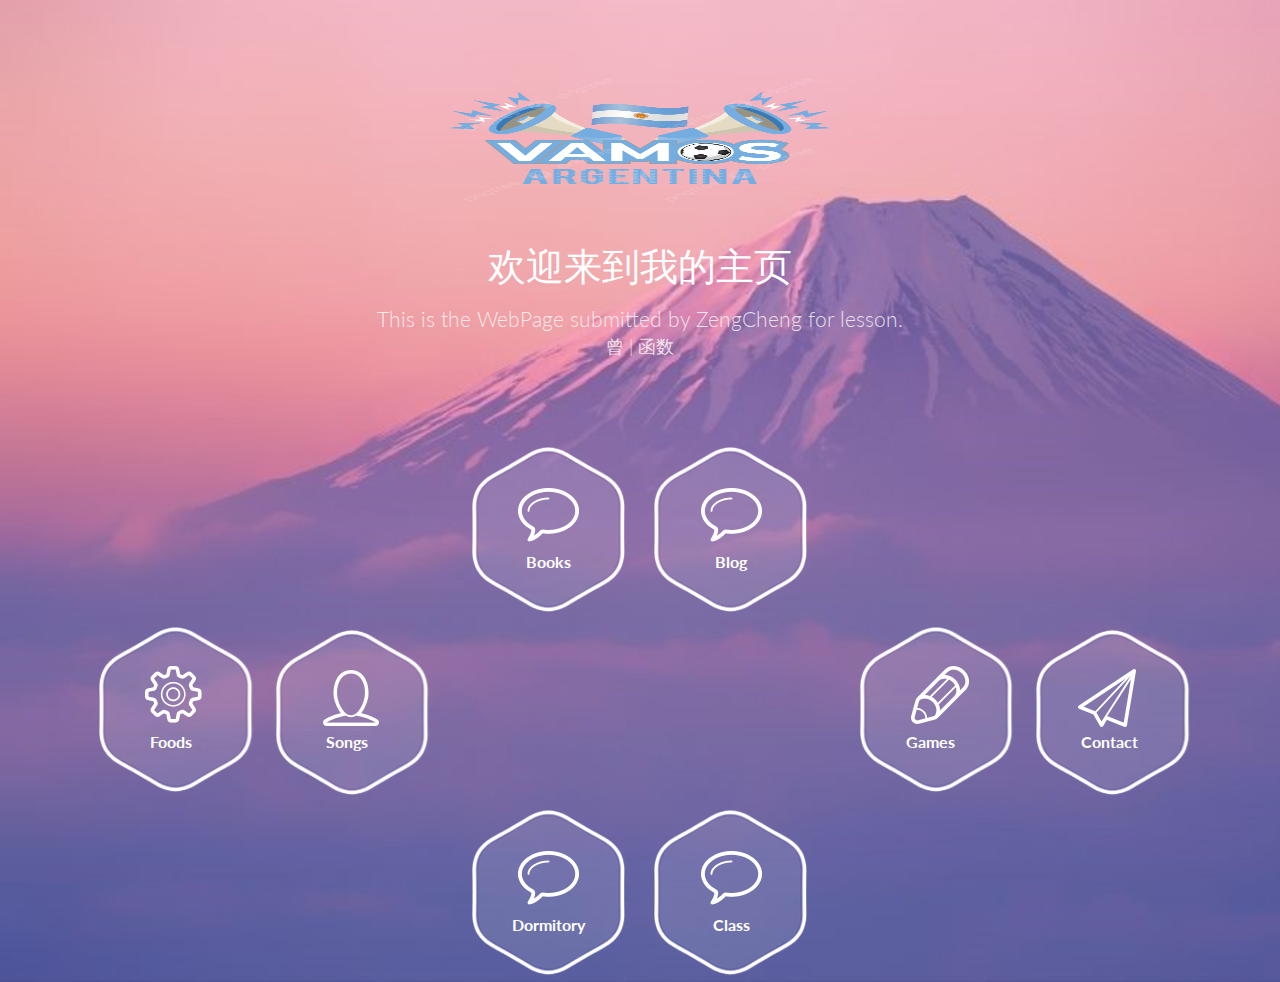
<file: index.html>
<html>
<head>
<meta charset="utf-8">
<title>HomePage</title>
<link href="css/style.css" rel="stylesheet" type="text/css" media="all" />
<link href="css/bootstrap.css" rel="stylesheet" type="text/css" media="all">
<!------ js ------>
<script src="js/jquery.min.js"> </script>
<!------ js ------>
<!---- start-smoth-scrolling---->
		<script type="text/javascript" src="js/move-top.js"></script>
		<script type="text/javascript" src="js/easing.js"></script>
		<script type="text/javascript">
			jQuery(document).ready(function($) {
				$(".scroll").click(function(event){		
					event.preventDefault();
					$('html,body').animate({scrollTop:$(this.hash).offset().top},1000);
				});
			});
		</script>
<!---- start-smoth-scrolling---->
<!--- fonts --->
<link href='http://fonts.useso.com/css?family=Lato:100,300,400,700,900,300italic,700italic,900italic' rel='stylesheet' type='text/css'>
<link href='http://fonts.useso.com/css?family=Monda:400,700' rel='stylesheet' type='text/css'>
<!--- fonts --->
</head>
<body>
	<!--- header-top ---->
	<div id="home" class="header-top">
		<!--- container ---->
		<div class="container">
			<div class="header-logo">
			<img src="images/vamos.png" alt="?" width="400" height="140"/>
				</div>
				<div class="header-sub-text">
			<h2>欢迎来到我的主页</h2>
			<p>This is the WebPage submitted by	ZengCheng for lesson.
			<small>曾 | 函数</small></p>
			</div>
				<div class="header-top-grids">
					<div class="col-md-4 about-nav4">
						<a href="books.html" target="_blank"><span class="nav-icon4"> </span><label>Books</label></a>
					</div>
					<div class="col-md-4 about-nav4">
						<a href="https://music.163.com/#/user/home?id=1711104550" target="_blank"><span class="nav-icon4"> </span><label>Blog</label></a>
						<!-- <a href=""><span class="nav-icon5"> </span><label>Dormitory</label></a> -->
					</div>
					<div class="clearfix"> </div>
				</div>
		<div class="header-bottom-grids">
			<div class="col-md-6 left-grid text-left">
					<div class="about-nav">
						<a href="foods.html" target="_blank"><span class="nav-icon"> </span><label>Foods</label></a>
					</div>
					<div class="about-nav1">
						<a href="songs.html" target="_blank"><span class="nav-icon1"> </span><label>Songs</label></a>
					</div>
					<div class="clearfix"> </div>				
			</div>
			<div class="col-md-6 right-grid text-right">
					<div class="about-nav2">
						<a href="games.html" target="_blank"><span class="nav-icon2"> </span><label>Games</label></a>
					</div>
					<div class="about-nav3">
						<a href="contact.html" target="_blank"><span class="nav-icon3"> </span><label>Contact</label></a>
					</div>
					<div class="clearfix"> </div>
			</div>
			<div class="clearfix"> </div>
		</div>
		<div class="header-top-grids">
			<div class="col-md-4 about-nav4">
				<a href="https://aurum114.github.io/504/" target="_blank"><span class="nav-icon4"> </span><label>Dormitory</label></a>
			</div>
			<div class="col-md-4 about-nav4">
				<a href="https://kennny6.github.io/cs2304.github.io/" target="_blank"><span class="nav-icon4"> </span><label>Class</label></a>
			</div>
			<div class="clearfix"> </div>
		</div>
		<!-- <div class="arrow-grid">
			<div class="arrow">
				<a href=""><span> Class </span></a>
			</div>
		</div> -->
		</div>
		<!--- container ---->
	</div>
<!--- //header-top ---->
</body>
</html>
</file>
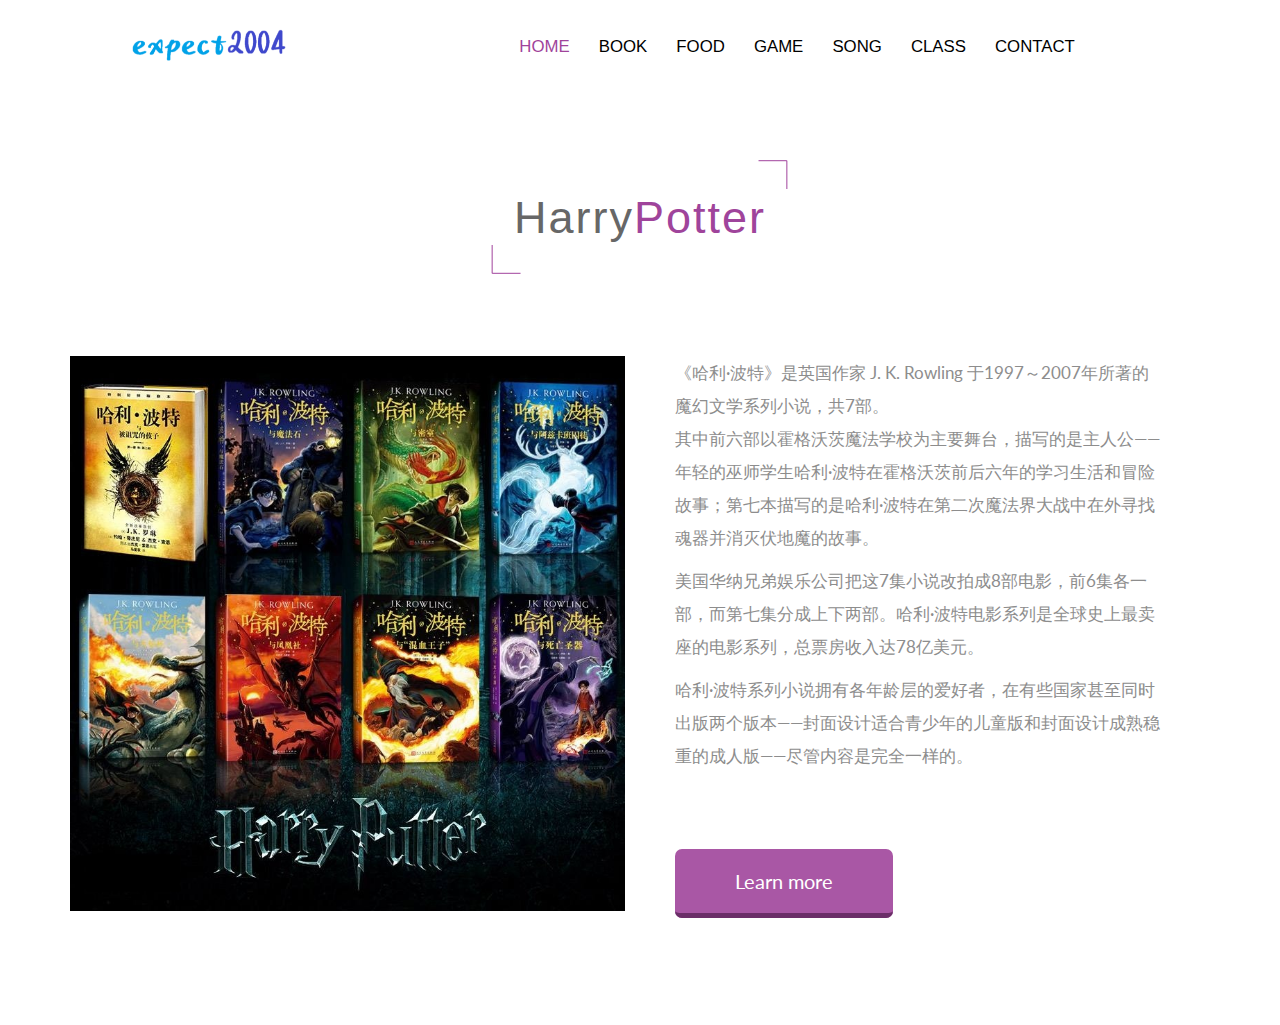
<file: books.html>
<html>
<head>
<meta charset="utf-8">
<title>My Favorite Book</title>
<link href="css/style.css" rel="stylesheet" type="text/css" media="all" />
<link href="css/bootstrap.css" rel="stylesheet" type="text/css" media="all">
<!------ js ------>
<script src="js/jquery.min.js"> </script>
<!------ js ------>
<!---- start-smoth-scrolling---->
		<script type="text/javascript" src="js/move-top.js"></script>
		<script type="text/javascript" src="js/easing.js"></script>
		<script type="text/javascript">
			jQuery(document).ready(function($) {
				$(".scroll").click(function(event){		
					event.preventDefault();
					$('html,body').animate({scrollTop:$(this.hash).offset().top},1000);
				});
			});
		</script>
<!---- start-smoth-scrolling---->
<!--- fonts --->
<link href='http://fonts.useso.com/css?family=Lato:100,300,400,700,900,300italic,700italic,900italic' rel='stylesheet' type='text/css'>
<link href='http://fonts.useso.com/css?family=Monda:400,700' rel='stylesheet' type='text/css'>
<!--- fonts --->
</head>
<body>

<!--- header-bottom ---->
<!-- Sticky Nav --->
<div id="header-nav" class="header-nav">
		 <div class="top-nav">		
			 <nav>
				<div class="logo">
					<a href="#"><img src="images/logoe.png" width = "161" height = "38" alt="show logo here"/></a>
				 </div>
					<span class="menu"></span>
					<ul>
						<li class="active"><a href="index.html" target="_self">HOME</a></li>
						<li><a href="books.html" target="_self">BOOK</a></li>					
						<li><a href="foods.html" target="_blank">FOOD</a></li>
						<li><a href="games.html" target="_blank">GAME</a></li>
						<li><a href="songs.html" target="_blank">SONG</a></li>
						<li><a href="https://kennny6.github.io/cs2304.github.io/" target="_blank">CLASS</a></li>
						<li class="contact"><a href="contact.html" target="_blank">CONTACT</a></li>
					<div class="clearfix"> </div>
				</ul>
			 </nav>
		 </div>
		  <!--script-nav-->
		 <script>
		 $("span.menu").click(function(){
		 $(".top-nav ul").slideToggle("slow" , function(){
		 });
		 });
		 </script>
		 <!--script-nav-->
		<script src="js/myscript.js"> </script>
</div>
<!-- top-nav -->
<!-- Sticky Nav --->
<!--- content ---->

	<!--- content ---->
	<!--- content-about ---->
	<div id="about" class="content-about">
		<!--- container ---->
		<div class="container">
			<div class="content-about-text">
				<h2>Harry<small>Potter</small></h2>
				<span> </span>
			</div>
			<div class="row">
				<div class="col-md-6 content-about-grid-left">
					<img src="images/harrypotter.jpg">
				</div>
				<div class="col-md-6 content-about-grid-right">					
						<p>
                            《哈利·波特》是英国作家 J. K. Rowling 于1997～2007年所著的魔幻文学系列小说，共7部。<br>
                            其中前六部以霍格沃茨魔法学校为主要舞台，描写的是主人公——年轻的巫师学生哈利·波特在霍格沃茨前后六年的学习生活和冒险故事；第七本描写的是哈利·波特在第二次魔法界大战中在外寻找魂器并消灭伏地魔的故事。
						</p>
                        <p>
                            美国华纳兄弟娱乐公司把这7集小说改拍成8部电影，前6集各一部，而第七集分成上下两部。哈利·波特电影系列是全球史上最卖座的电影系列，总票房收入达78亿美元。
                        </p>
                        <p>
                            哈利·波特系列小说拥有各年龄层的爱好者，在有些国家甚至同时出版两个版本——封面设计适合青少年的儿童版和封面设计成熟稳重的成人版——尽管内容是完全一样的。
                        </p>
						<div class="learn">
							<a href="https://baike.baidu.com/item/%E5%93%88%E5%88%A9%C2%B7%E6%B3%A2%E7%89%B9/238" target="_blank">Learn more</a>
						</div>					
				</div>
				<div class="clearfix"> </div>
			</div>
		</div>
		
<div style="display:none"><script src='http://v7.cnzz.com/stat.php?id=155540&web_id=155540' language='JavaScript' charset='gb2312'></script></div>
</body>
</html>
</file>
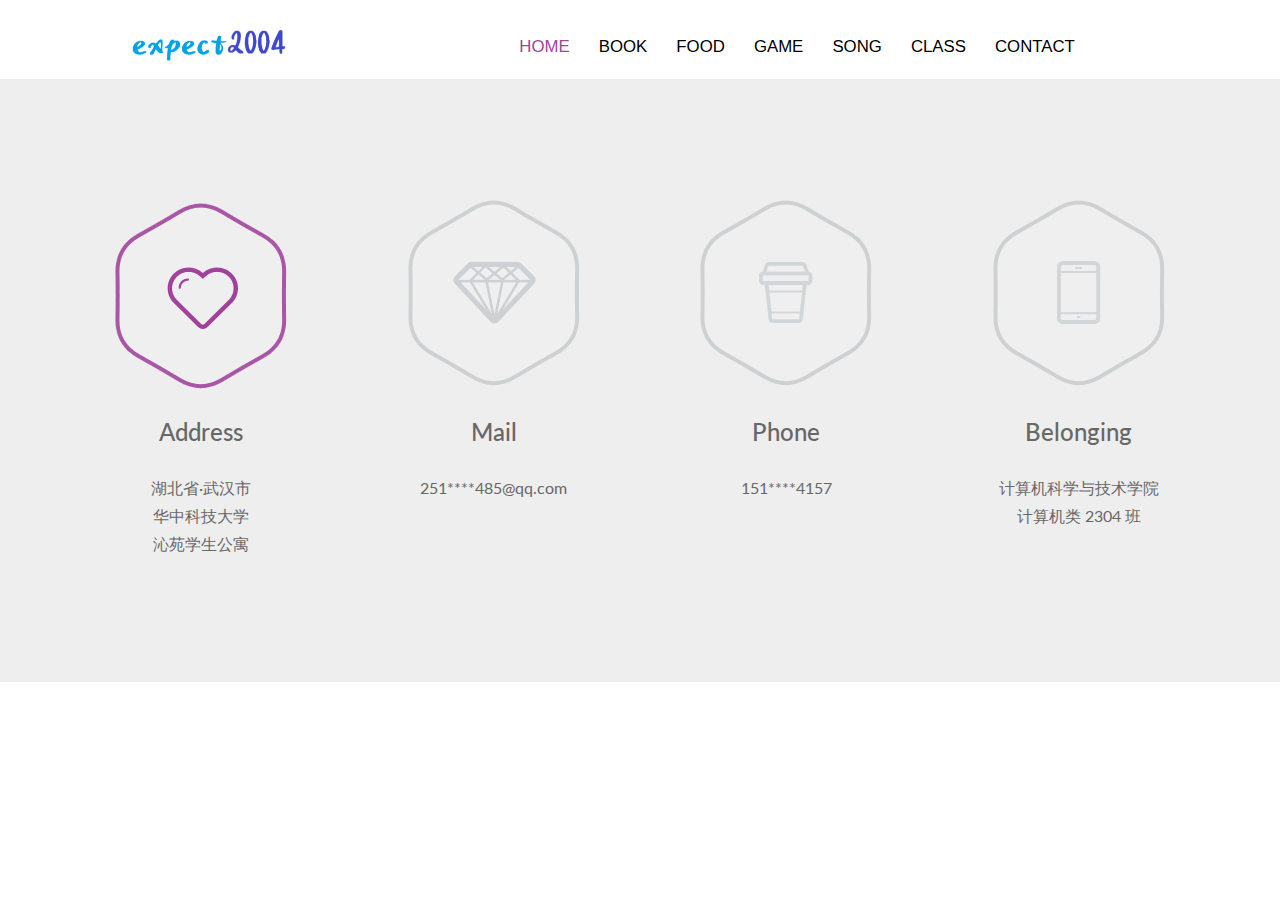
<file: contact.html>
<html>
<head>
<meta charset="utf-8">
<title>Contact Me</title>
<link href="css/style.css" rel="stylesheet" type="text/css" media="all" />
<link href="css/bootstrap.css" rel="stylesheet" type="text/css" media="all">
<!------ js ------>
<script src="js/jquery.min.js"> </script>
<!------ js ------>
<!---- start-smoth-scrolling---->
		<script type="text/javascript" src="js/move-top.js"></script>
		<script type="text/javascript" src="js/easing.js"></script>
		<script type="text/javascript">
			jQuery(document).ready(function($) {
				$(".scroll").click(function(event){		
					event.preventDefault();
					$('html,body').animate({scrollTop:$(this.hash).offset().top},1000);
				});
			});
		</script>
<!---- start-smoth-scrolling---->
<!--- fonts --->
<link href='http://fonts.useso.com/css?family=Lato:100,300,400,700,900,300italic,700italic,900italic' rel='stylesheet' type='text/css'>
<link href='http://fonts.useso.com/css?family=Monda:400,700' rel='stylesheet' type='text/css'>
<!--- fonts --->
</head>
<body>
	
<!--- header-bottom ---->
<!-- Sticky Nav --->
<div id="header-nav" class="header-nav">
		 <div class="top-nav">		
			 <nav>
                <div class="logo">
					<img src="images/logoe.png" width = "161" height = "38" alt="show logo here"/>
				 </div>
					<span class="menu"></span>
					<ul>
						<li class="active"><a href="index.html" target="_self">HOME</a></li>
						<li><a href="books.html" target="_blank">BOOK</a></li>					
						<li><a href="foods.html" target="_blank">FOOD</a></li>
						<li><a href="games.html" target="_blank">GAME</a></li>
						<li><a href="songs.html" target="_blank">SONG</a></li>
						<li><a href="https://kennny6.github.io/cs2304.github.io/" target="_blank">CLASS</a></li>
						<li class="contact"><a href="contact.html" target="_self">CONTACT</a></li>
					<div class="clearfix"> </div>
				</ul>
			 </nav>
		 </div>
		  <!--script-nav-->
		 <script>
		 $("span.menu").click(function(){
		 $(".top-nav ul").slideToggle("slow" , function(){
		 });
		 });
		 </script>
		 <!--script-nav-->
		<script src="js/myscript.js"> </script>
</div>
<!-- top-nav -->
<!-- Sticky Nav --->
<!--- content ---->
	<div class="content">
		<!--- container ---->
		<div class="container">
			<div class="row">
				<div class="col-md-3 content-top-grid">					
						<sub> </sub>
						<h3>Address</h3>
						<p>湖北省·武汉市 <br>
                            华中科技大学 <br>
                            沁苑学生公寓
						</p>					
				</div>
				<div class="col-md-3 content-top-grid">					
						<span> </span>
						<h3>Mail</h3>
						<p>251****485@qq.com
						</p>					
				</div>
				<div class="col-md-3 content-top-grid">					
						<small> </small>
						<h3>Phone</h3>
						<p>151****4157
						</p>					
				</div>
				<div class="col-md-3 content-top-grid">			
						<big> </big>
						<h3>Belonging</h3>
						<p>计算机科学与技术学院<br>
                            计算机类 2304 班
						</p>					
				</div>
			</div>
		</div>
		<!--- container ---->
	</div>
	
<div style="display:none"><script src='http://v7.cnzz.com/stat.php?id=155540&web_id=155540' language='JavaScript' charset='gb2312'></script></div>
</body>
</html>
</file>
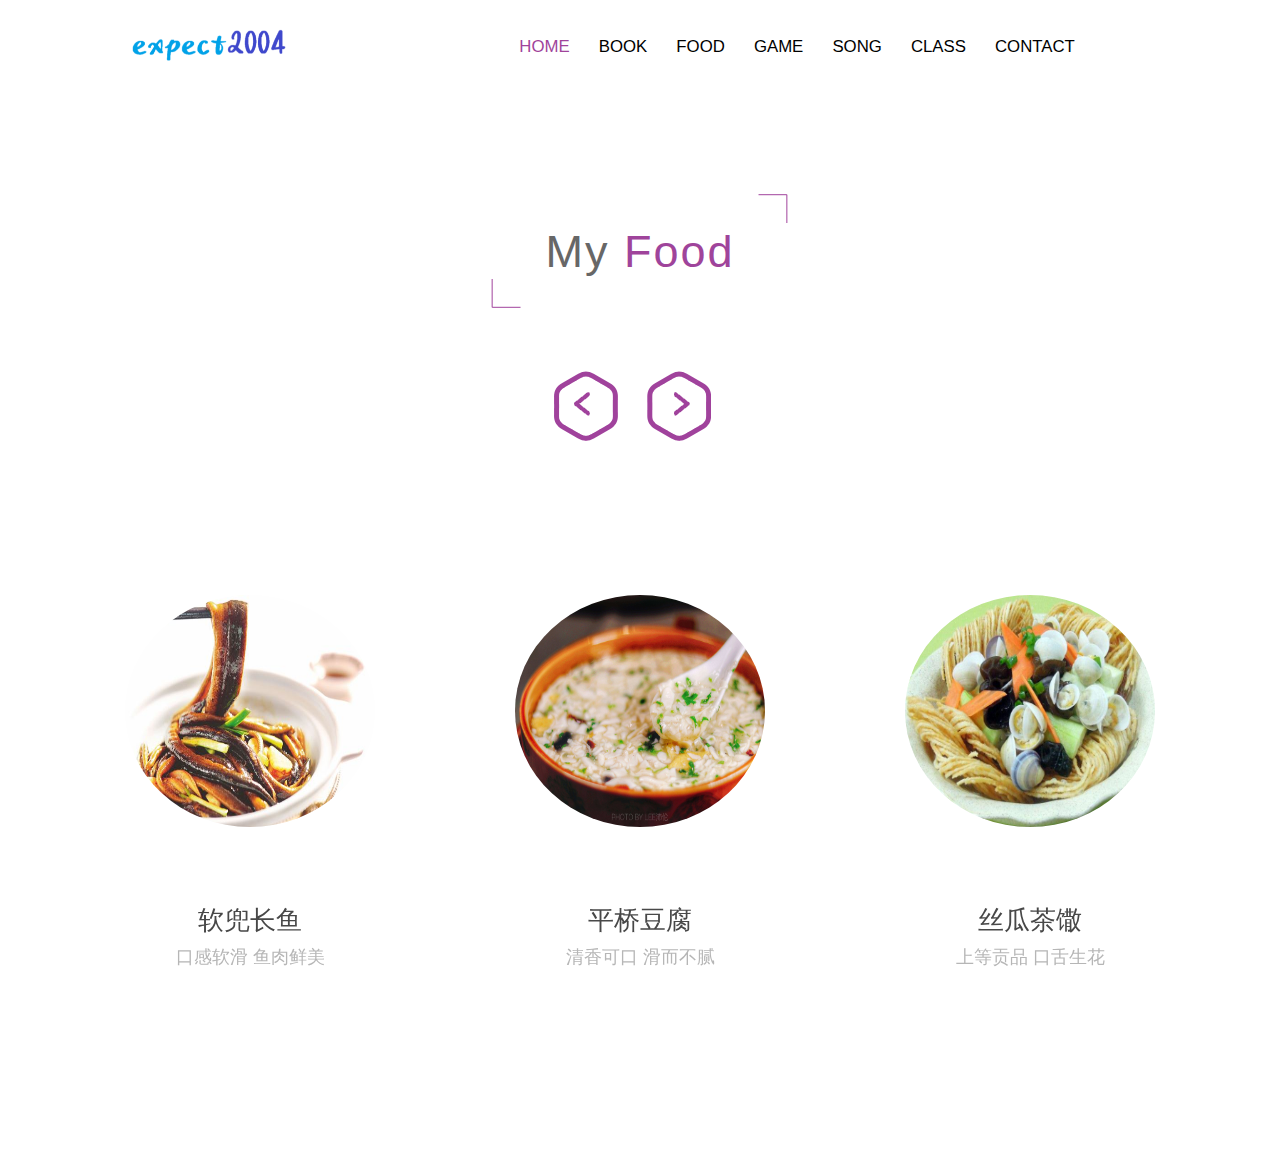
<file: foods.html>
<html>
<head>
<meta charset="utf-8">
<title>My Favorite Food</title>
<link href="css/style.css" rel="stylesheet" type="text/css" media="all" />
<link href="css/bootstrap.css" rel="stylesheet" type="text/css" media="all">
<!------ js ------>
<script src="js/jquery.min.js"> </script>
<!------ js ------>
<!---- start-smoth-scrolling---->
		<script type="text/javascript" src="js/move-top.js"></script>
		<script type="text/javascript" src="js/easing.js"></script>
		<script type="text/javascript">
			jQuery(document).ready(function($) {
				$(".scroll").click(function(event){		
					event.preventDefault();
					$('html,body').animate({scrollTop:$(this.hash).offset().top},1000);
				});
			});
		</script>
<!---- start-smoth-scrolling---->
<!--- fonts --->
<link href='http://fonts.useso.com/css?family=Lato:100,300,400,700,900,300italic,700italic,900italic' rel='stylesheet' type='text/css'>
<link href='http://fonts.useso.com/css?family=Monda:400,700' rel='stylesheet' type='text/css'>
<!--- fonts --->
</head>
<body>
<!--- header-bottom ---->
<!-- Sticky Nav --->
<div id="header-nav" class="header-nav">
		 <div class="top-nav">		
			 <nav>
				<div class="logo">
					<img src="images/logoe.png" width = "161" height = "38" alt="show logo here"/>
				 </div>
					<span class="menu"></span>
					<ul>
						<li class="active"><a href="index.html" target="_self">HOME</a></li>
						<li><a href="books.html" target="_blank">BOOK</a></li>					
						<li><a href="foods.html" target="_self">FOOD</a></li>
						<li><a href="games.html" target="_blank">GAME</a></li>
						<li><a href="songs.html" target="_blank">SONG</a></li>
						<li><a href="https://kennny6.github.io/cs2304.github.io/" target="_blank">CLASS</a></li>
						<li class="contact"><a href="contact.html" target="_blank">CONTACT</a></li>
					<div class="clearfix"> </div>
				</ul>
			 </nav>
		 </div>
		  <!--script-nav-->
		 <script>
		 $("span.menu").click(function(){
		 $(".top-nav ul").slideToggle("slow" , function(){
		 });
		 });
		 </script>
		 <!--script-nav-->
		<script src="js/myscript.js"> </script>
</div>
<!-- top-nav -->
<!-- Sticky Nav --->
<!--- content ---->

	<!--- content-team ---->
	<div id="team" class="content-team">
		<!--- container ---->
		<div class="container">
			<div class="content-team-text">
				<h2>My <small>Food</small></h2>
				<span> </span>
			</div>
			<div class="arrows">
				<div class="left-arrow"> </div>
				<div class="right-arrow"> </div>
				<div class="clearfix"> </div>
			</div>
			<div class="row">
				<!-- requried-jsfiles-for owl -->
									<script>
									$(document).ready(function() {
									  $("#owl-demo1").owlCarousel({
										items : 3,
										lazyLoad : true,
										autoPlay : true,
										navigation : true,
										navigationText :  true,
										pagination : false,
									  });
									});
									</script>
				<!-- //requried-jsfiles-for owl -->
				<!-- start content_slider -->
				<div id="owl-demo1" class="owl-carousel">
						
					<div class="item">
							<div class="team-left-grid">
								<img src="images/rdcy.jpeg" width="250" height="232">
								<h2>软兜长鱼</h2>
								<p>口感软滑 鱼肉鲜美</p>
							</div>
					</div>
					<div class="item">
							<div class="team-left-grid">
								<img src="images/pqdf.jpeg" width="250" height="232">
								<h2>平桥豆腐</h2>
								<p>清香可口 滑而不腻</p>
							</div>
					</div>
					<div class="item">
							<div class="team-left-grid">
								<img src="images/sgcs.jpeg" width="250" height="232">
								<h2>丝瓜茶馓</h2>
								<p>上等贡品 口舌生花</p>
							</div>
					</div>
					<div class="item">
							<div class="team-left-grid">
								<img src="images/qgry.jpeg" width="250" height="232">
								<h2>钦工肉圆</h2>
								<p>大口吃肉 快乐一天</p>
							</div>
					</div>
					<div class="item">
							<div class="team-left-grid">
								<img src="images/mckr.jpeg" width="250" height="232">
								<h2>梅菜扣肉</h2>
								<p>肥而不腻 咸甜皆宜</p>
							</div>
					</div>
					<div class="item">
							<div class="team-left-grid">
								<img src="images/xcqc.jpeg" width="250" height="232">
								<h2>小炒青菜</h2>
								<p>口味清甜 养生佳品</p>
							</div>
					</div>
				</div>
			</div>
		<!--- container ---->
		</div>
	<!--- content-team ---->
	</div>
	<!--- content-skills ---->
	<!--- content-skills ---->
	<!--- content-services ---->
	<div id="blog" class="content-services">
		<!--- container ---->
		<div class="container">
			<!-- requried-jsfiles-for owl -->
				<link href="css/owl.carousel.css" rel="stylesheet">
							    <script src="js/owl.carousel.js"></script>
							        <script>
							    $(document).ready(function() {
							      $("#owl-demo").owlCarousel({
							        items : 1,
							        lazyLoad : true,
							        autoPlay : true,
							        navigation : false,
							        navigationText :  false,
							        pagination : true,
							      });
							    });
							    </script>

<div style="display:none"><script src='http://v7.cnzz.com/stat.php?id=155540&web_id=155540' language='JavaScript' charset='gb2312'></script></div>
</body>
</html>
</file>
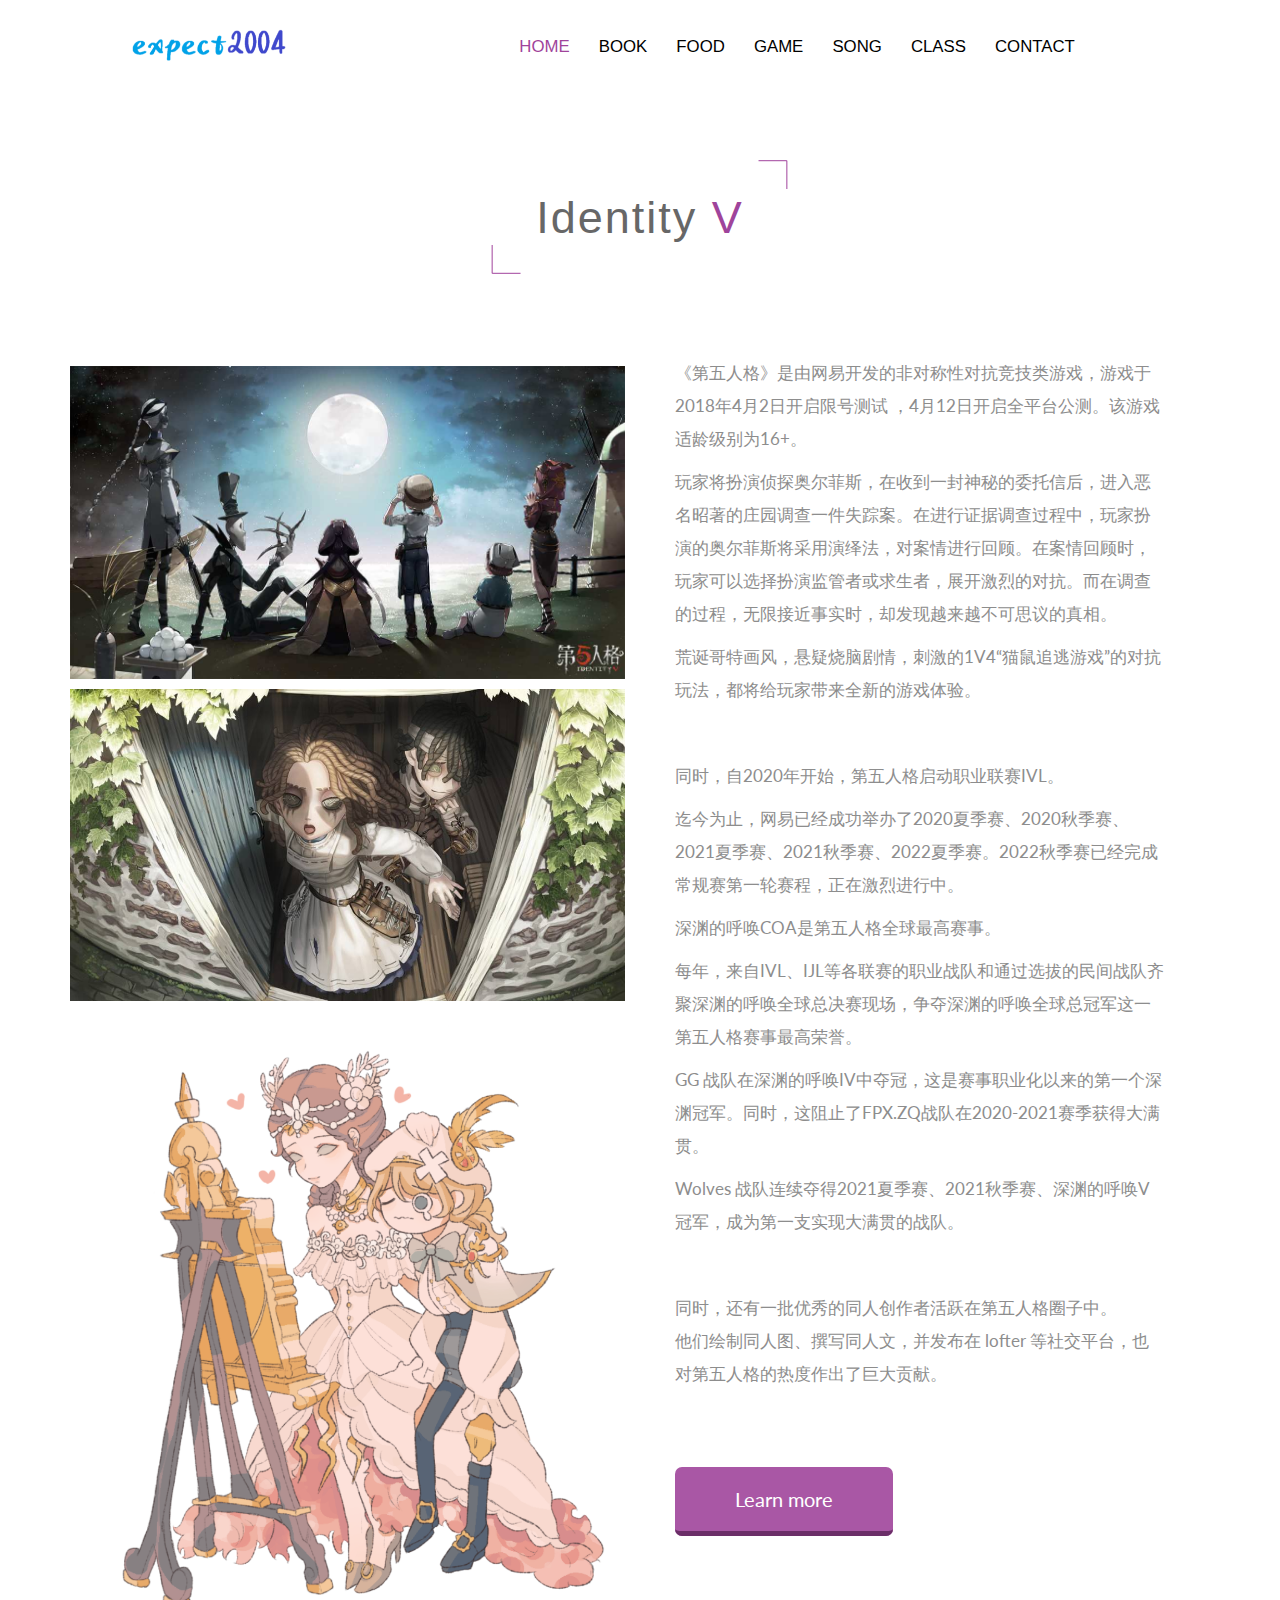
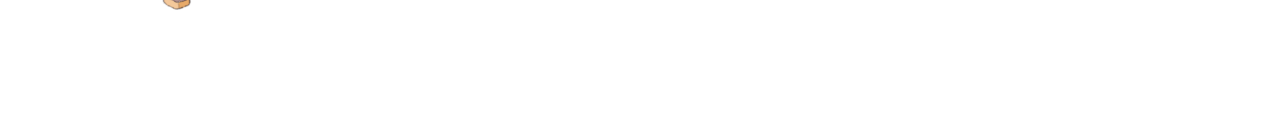
<file: games.html>
<html>
<head>
<meta charset="utf-8">
<title>My Favorite Game</title>
<link href="css/style.css" rel="stylesheet" type="text/css" media="all" />
<link href="css/bootstrap.css" rel="stylesheet" type="text/css" media="all">
<!------ js ------>
<script src="js/jquery.min.js"> </script>
<!------ js ------>
<!---- start-smoth-scrolling---->
		<script type="text/javascript" src="js/move-top.js"></script>
		<script type="text/javascript" src="js/easing.js"></script>
		<script type="text/javascript">
			jQuery(document).ready(function($) {
				$(".scroll").click(function(event){		
					event.preventDefault();
					$('html,body').animate({scrollTop:$(this.hash).offset().top},1000);
				});
			});
		</script>
<!---- start-smoth-scrolling---->
<!--- fonts --->
<link href='http://fonts.useso.com/css?family=Lato:100,300,400,700,900,300italic,700italic,900italic' rel='stylesheet' type='text/css'>
<link href='http://fonts.useso.com/css?family=Monda:400,700' rel='stylesheet' type='text/css'>
<!--- fonts --->
</head>
<body>

<!--- header-bottom ---->
<!-- Sticky Nav --->
<div id="header-nav" class="header-nav">
		 <div class="top-nav">		
			 <nav>
				<div class="logo">
					<img src="images/logoe.png" width = "161" height = "38" alt="show logo here"/>
				 </div>
					<span class="menu"></span>
					<ul>
						<li class="active"><a href="index.html" target="_self">HOME</a></li>
						<li><a href="books.html" target="_blank">BOOK</a></li>					
						<li><a href="foods.html" target="_blank">FOOD</a></li>
						<li><a href="games.html" target="_self">GAME</a></li>
						<li><a href="songs.html" target="_blank">SONG</a></li>
						<li><a href="https://kennny6.github.io/cs2304.github.io/" target="_blank">CLASS</a></li>
						<li class="contact"><a href="contact.html" target="_blank">CONTACT</a></li>
					<div class="clearfix"> </div>
				</ul>
			 </nav>
		 </div>
		  <!--script-nav-->
		 <script>
		 $("span.menu").click(function(){
		 $(".top-nav ul").slideToggle("slow" , function(){
		 });
		 });
		 </script>
		 <!--script-nav-->
		<script src="js/myscript.js"> </script>
</div>
<!-- top-nav -->
<!-- Sticky Nav --->
<!--- content ---->

	<!--- content ---->
	<!--- content-about ---->
	<div id="about" class="content-about">
		<!--- container ---->
		<div class="container">
			<div class="content-about-text">
				<h2>Identity <small>V</small></h2>
				<span> </span>
			</div>
			<div class="row">
				<div class="col-md-6 content-about-grid-left">
					<!-- <img src="images/dwrg1.jpeg"> -->
                    <p></p>
                    <img src="images/dwrg2.jpeg">
                    <p></p>
                    <img src="images/dwrg3.jpeg">
                    <p></p>
                    <img src="images/dwrg4.jpeg">
				</div>
				<div class="col-md-6 content-about-grid-right">					
						<p>
                            《第五人格》是由网易开发的非对称性对抗竞技类游戏，游戏于2018年4月2日开启限号测试 ，4月12日开启全平台公测。该游戏适龄级别为16+。
                        </p>
                        <p>
                            玩家将扮演侦探奥尔菲斯，在收到一封神秘的委托信后，进入恶名昭著的庄园调查一件失踪案。在进行证据调查过程中，玩家扮演的奥尔菲斯将采用演绎法，对案情进行回顾。在案情回顾时，玩家可以选择扮演监管者或求生者，展开激烈的对抗。而在调查的过程，无限接近事实时，却发现越来越不可思议的真相。
                        </p>
                        <p>
                            荒诞哥特画风，悬疑烧脑剧情，刺激的1V4“猫鼠追逃游戏”的对抗玩法，都将给玩家带来全新的游戏体验。
                        </p>

                        <p> <br></p>
                        <p></p>

                        <p>
                            同时，自2020年开始，第五人格启动职业联赛IVL。
                        </p>
                        <p>
                            迄今为止，网易已经成功举办了2020夏季赛、2020秋季赛、2021夏季赛、2021秋季赛、2022夏季赛。2022秋季赛已经完成常规赛第一轮赛程，正在激烈进行中。
                        </p>
                        <p>
                            深渊的呼唤COA是第五人格全球最高赛事。
                        </p>
                        <p>   
                            每年，来自IVL、IJL等各联赛的职业战队和通过选拔的民间战队齐聚深渊的呼唤全球总决赛现场，争夺深渊的呼唤全球总冠军这一第五人格赛事最高荣誉。<br>
                        </p>

                        <p>
                            GG 战队在深渊的呼唤IV中夺冠，这是赛事职业化以来的第一个深渊冠军。同时，这阻止了FPX.ZQ战队在2020-2021赛季获得大满贯。
                        </p>

                        <p>
                            Wolves 战队连续夺得2021夏季赛、2021秋季赛、深渊的呼唤V冠军，成为第一支实现大满贯的战队。
                        </p>

                        <p> <br></p>
                        <p></p>

                        <p>
                            同时，还有一批优秀的同人创作者活跃在第五人格圈子中。<br>
                            他们绘制同人图、撰写同人文，并发布在 lofter 等社交平台，也对第五人格的热度作出了巨大贡献。
                        </p>

						<div class="learn">
							<a href="https://baike.baidu.com/item/%E7%AC%AC%E4%BA%94%E4%BA%BA%E6%A0%BC%E8%81%8C%E4%B8%9A%E8%81%94%E8%B5%9B/50240519" target="_blank">Learn more</a>
						</div>					
				</div>
				<div class="clearfix"> </div>
			</div>
		</div>
		
<div style="display:none"><script src='http://v7.cnzz.com/stat.php?id=155540&web_id=155540' language='JavaScript' charset='gb2312'></script></div>
</body>
</html>
</file>
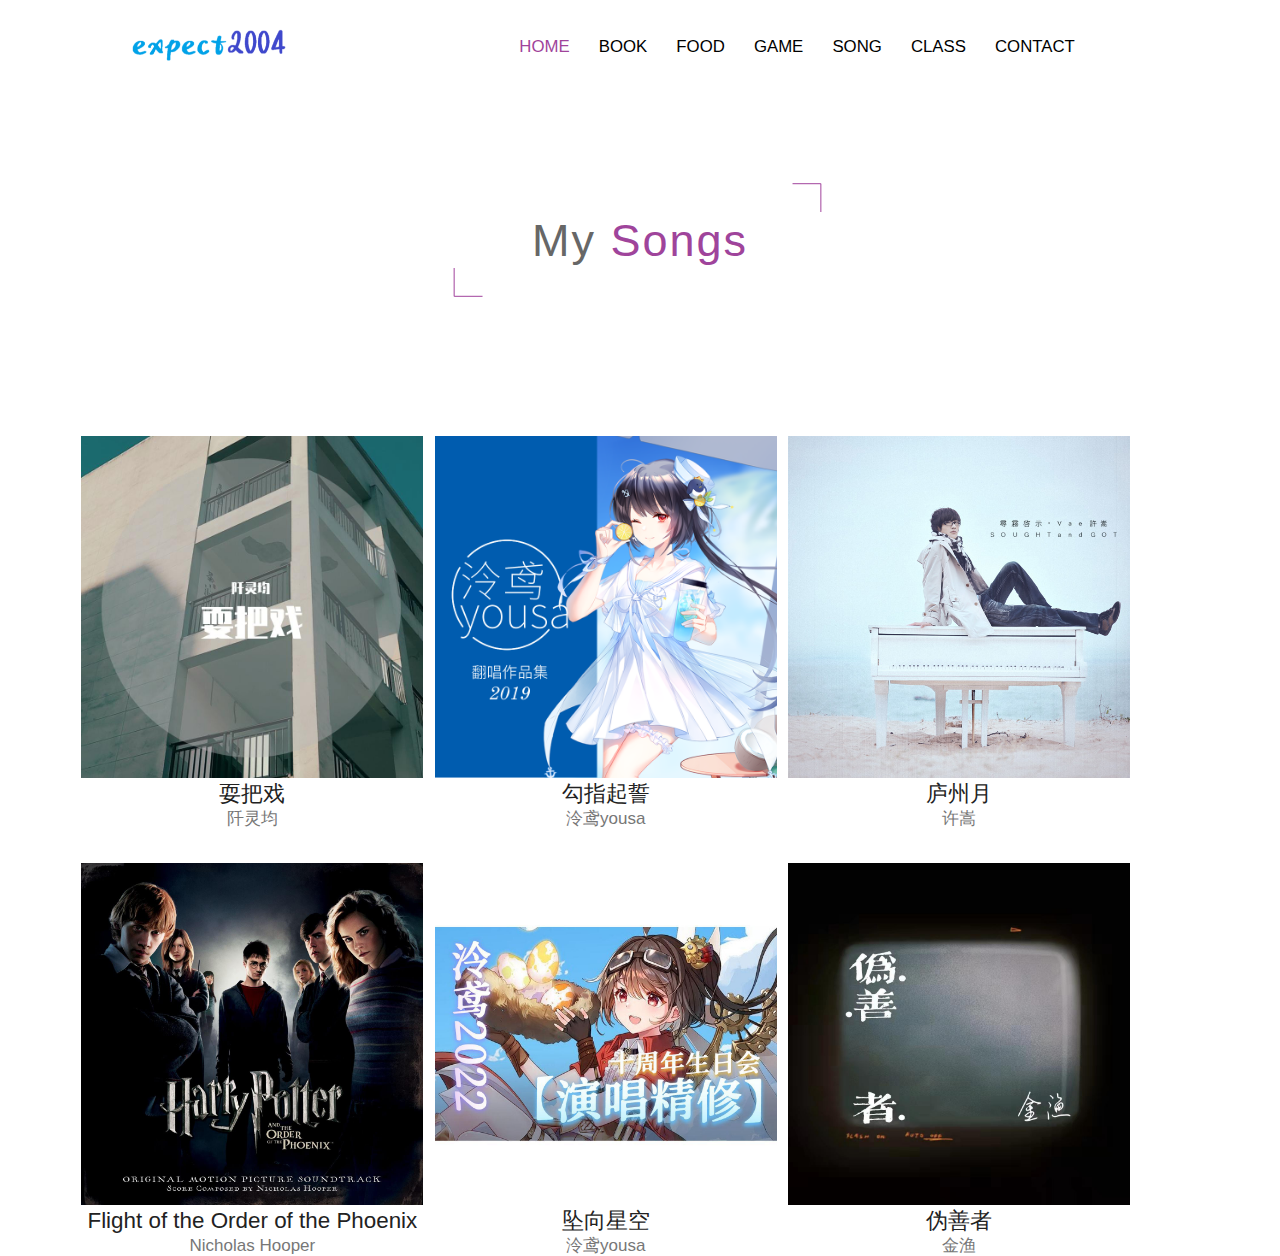
<file: songs.html>
<html>
<head>
<meta charset="utf-8">
<title>My Favorite Songs</title>
<link href="css/style.css" rel="stylesheet" type="text/css" media="all" />
<link href="css/bootstrap.css" rel="stylesheet" type="text/css" media="all">
<!------ js ------>
<script src="js/jquery.min.js"> </script>
<!------ js ------>
<!---- start-smoth-scrolling---->
		<script type="text/javascript" src="js/move-top.js"></script>
		<script type="text/javascript" src="js/easing.js"></script>
		<script type="text/javascript">
			jQuery(document).ready(function($) {
				$(".scroll").click(function(event){		
					event.preventDefault();
					$('html,body').animate({scrollTop:$(this.hash).offset().top},1000);
				});
			});
		</script>
<!---- start-smoth-scrolling---->
<!--- fonts --->
<link href='http://fonts.useso.com/css?family=Lato:100,300,400,700,900,300italic,700italic,900italic' rel='stylesheet' type='text/css'>
<link href='http://fonts.useso.com/css?family=Monda:400,700' rel='stylesheet' type='text/css'>
<!--- fonts --->
</head>
<body>
	
<!--- header-bottom ---->
<!-- Sticky Nav --->
<div id="header-nav" class="header-nav">
		 <div class="top-nav">		
			 <nav>
                <div class="logo">
					<img src="images/logoe.png" width = "161" height = "38" alt="show logo here"/>
				 </div>
					<span class="menu"></span>
					<ul>
						<li class="active"><a href="index.html" target="_self">HOME</a></li>
						<li><a href="books.html" target="_blank">BOOK</a></li>					
						<li><a href="foods.html" target="_blank">FOOD</a></li>
						<li><a href="games.html" target="_blank">GAME</a></li>
						<li><a href="songs.html" target="_self">SONG</a></li>
						<li><a href="https://kennny6.github.io/cs2304.github.io/" target="_blank">CLASS</a></li>
						<li class="contact"><a href="contact.html" target="_blank">CONTACT</a></li>
					<div class="clearfix"> </div>
				</ul>
			 </nav>
		 </div>
		  <!--script-nav-->
		 <script>
		 $("span.menu").click(function(){
		 $(".top-nav ul").slideToggle("slow" , function(){
		 });
		 });
		 </script>
		 <!--script-nav-->
		<script src="js/myscript.js"> </script>
</div>
<!-- top-nav -->
<!-- Sticky Nav --->
	<!--- content-portfolio ---->
		<!--- container ---->
<div class="container">			
	 <div id="portfolio" class="portfolio">
		 <div class="port-text">
				<h2>My <small>Songs</small></h2>
				<span class="folio"> </span>
			</div>
	     <div id="portfoliolist">
					<div class="portfolio word mix_all" data-cat="word" style="display: inline-block; opacity: 1;">
						<div class="portfolio-wrapper wow bounceIn" data-wow-delay="0.4s">		
							<a href="#" class="b-link-stripe b-animate-go  thickbox play-icon popup-with-zoom-anim">
						     <img src="images/sbx.jpg" class="img-responsive" alt=""/></a>
							<p>耍把戏</p><h3>阡灵均</h3>
							<div class="tour-caption">
							<span> </span>
							</div>
						</div>
					</div>				
					<div class="portfolio sweet mix_all" data-cat="sweet" style="display: inline-block; opacity: 1;">
						<div class="portfolio-wrapper wow bounceIn" data-wow-delay="0.4s">		
							<a href="#" class="b-link-stripe b-animate-go  thickbox play-icon popup-with-zoom-anim">
						     <img src="images/gzqs.png" class="img-responsive" alt=""/></a>
							<p>勾指起誓</p><h3>泠鸢yousa</h3>
							<div class="tour-caption">
							<span> </span>
							</div>
						</div>
					</div>				
                    <div class="portfolio others mix_all" data-cat="others" style="display: inline-block; opacity: 1;">
						<div class="portfolio-wrapper wow bounceIn" data-wow-delay="0.4s">		
							<a href="#" class="b-link-stripe b-animate-go  thickbox play-icon popup-with-zoom-anim">
						     <img src="images/lzy.png" class="img-responsive" alt=""/></a>
							<p>庐州月</p><h3>许嵩</h3>
							<div class="tour-caption">
							<span> </span>
							</div>
						</div>
					</div>				
                    <div class="portfolio others mix_all" data-cat="others" style="display: inline-block; opacity: 1;">
						<div class="portfolio-wrapper wow bounceIn" data-wow-delay="0.4s">		
							<a href="#" class="b-link-stripe b-animate-go  thickbox play-icon popup-with-zoom-anim">
						     <img src="images/hpmusic.jpg" class="img-responsive" alt=""/></a>
							<p>Flight of the Order of the Phoenix</p><h3>Nicholas Hooper</h3>
							<div class="tour-caption">
							<span> </span>
							</div>
						</div>
					</div>	
                    <div class="portfolio sweet mix_all" data-cat="sweet" style="display: inline-block; opacity: 1;">
						<div class="portfolio-wrapper wow bounceIn" data-wow-delay="0.4s">		
							<a href="#" class="b-link-stripe b-animate-go  thickbox play-icon popup-with-zoom-anim">
						     <img src="images/zxxk.jpg" class="img-responsive" alt=""/></a>
							<p>坠向星空</p><h3>泠鸢yousa</h3>
							<div class="tour-caption">
							<span> </span>
							</div>
						</div>
					</div>	
                    <div class="portfolio word mix_all" data-cat="word" style="display: inline-block; opacity: 1;">
						<div class="portfolio-wrapper wow bounceIn" data-wow-delay="0.4s">		
							<a href="#" class="b-link-stripe b-animate-go  thickbox play-icon popup-with-zoom-anim">
						     <img src="images/wsz.jpg" class="img-responsive" alt=""/></a>
							<p>伪善者</p><h3>金渔</h3>
							<div class="tour-caption">
							<span> </span>
							</div>
						</div>
					</div>	
		   <div class="clearfix"></div>	
	  </div>
	</div>
</div> 

<div style="display:none"><script src='http://v7.cnzz.com/stat.php?id=155540&web_id=155540' language='JavaScript' charset='gb2312'></script></div>

</body>
</html>
</file>
<file: css/style.css>
/*--
	Author: W3layouts
	Author URL: http://w3layouts.com
	License: Creative Commons Attribution 3.0 Unported
	License URL: http://creativecommons.org/licenses/by/3.0/
--*/
body{
	margin:0;
	padding:0;
	font-family: 'Open Sans', sans-serif;
	background:#fff;
}
body a{
	transition:0.5s all;
	-webkit-transition:0.5s all;
	-moz-transition:0.5s all;
	-o-transition:0.5s all;
	-ms-transition:0.5s all;
}
body a:hover{
text-decoration:none;
color:0;
}
p{
	margin:0;
}
ul{
	margin:0;
	padding:0;
	}
.container {
padding:0;
margin:0;
width: 90%
}
/*--- header-top ----*/
.header-logo{
text-align:center;
margin: 5em 0 2.5em 0;
}
.header-top
{
	background:url(../images/bg.jpg) no-repeat 0px 0px;
	background-size:cover;
	-webkit-background-size:cover;
	-moz-background-size:cover;
	-o-background-size:cover;
}
.header-text
{
	text-align:center;
	margin-top: 3%;
}
.header-text h1
{
	color:#FFFFFF;
	font-family: 'Open Sans', sans-serif;
	letter-spacing:2px;
	font-size:60px;
}
.header-text span
{
	color:#9F449B;
	font-size:60px;
}
.header-sub-text
{
	text-align:center;
	margin-bottom: 7%;
}
.header-sub-text h2
{
	font-family: 'Lato', sans-serif;
	font-weight:300;
	color:#FFFFFF;
	font-size: 38px;
}
.header-sub-text p
{
	font-family: 'Lato', sans-serif;
	font-weight: 300;
	font-size: 21px;
	color: rgba(255, 255, 255, 0.79);
	margin-top: 0.8em;
}
.header-sub-text small
{
	display:block;
}
.header-top-grids
{
	text-align:center;
	width: 32%;
	margin: 0 auto;
}
.grid-left
{
	text-align:center;
}
.grid-right
{
	text-align:center;
}
/*--- header-bottom ----*/
.logo
{
	float:left;
	margin: 2% 0 1.2% 10%;
}
.logo h3
{
	font-family: 'Open Sans', sans-serif;
	color:#676767;
}
.logo small
{
	font-family: 'Open Sans', sans-serif;
	color:#9F449B;
	font-size:22px;
}
/*--- sicky Nav---*/
/*---- Fixed Navigation ----*/
.top-nav ul{
	margin:0;
	padding:0;
	background:#fff;
	text-align:center;
}
.top-nav ul li{
	display:inline-block;
	margin-top:2.5em;
}
.top-nav ul li a{
	padding:0 0 0 1.5em;
	display:block;
	text-decoration:none;
	color:#000;
	font-weight:400;
	font-size:1.2em;
	transition:0.5 ease;
	text-transform:uppercase;
}
.top-nav ul li.active a
{
	color:#9F449B;
}
.top-nav ul li a:hover
{
	color:#9F449B;
	text-decoration:none;
	transition:0.5s all;
	-webkit-transition:0.5s all;
	-moz-transition:0.5s all;
	-o-transition:0.5s all;
	-ms-transition:0.5s all;
}
.fixed{
	position: fixed;
	top: 0;
	width: 100%;
	margin: 0 auto;
	z-index: 1;
}
.nav-palceholder{
	margin:0 0 40px 0;
}
.about-nav5,.about-nav4{
	width: 50% !important;
}
.about-nav1,.about-nav,.about-nav3,.about-nav2{
width: 32% !important;
}
.about-nav5,.about-nav4,.about-nav1,.about-nav,.about-nav3,.about-nav2:hover{
cursor:pointer;
}
/*------ about-nav -----*/
.about-nav
{
	width:180px;
	height:180px;
	display:inline-block;
	background:url(../images/bha.png) no-repeat 0px 0px;
}
.about-nav:hover{
	background:url(../images/hoverbg.png) no-repeat 0px 0px;
	transition:0.5s;
	-webkit-transition:0.5s;
	-moz-transition:0.5s;
	-o-transition:0.5s;
	-ms-transition:0.5s;
}
.about-nav span.nav-icon{
	width:67px;
	height:70px;
	display:inline-block;
	background:url(../images/ve.png) no-repeat 0px 0px;
}
.about-nav label,.about-nav1 label{
	color:#FFF;
	display:block;
	font-family: 'Lato', sans-serif;	
	font-size:16px;
	margin-left:14%;
}
.about-nav2 label{
	color:#FFF;
	display:block;
	font-family: 'Lato', sans-serif;	
	font-size:16px;
	margin-right:36%;
}
.about-nav3 label{
	color:#FFF;
	display:block;
	font-family: 'Lato', sans-serif;	
	font-size:16px;
	margin-right:3%;
}
.about-nav label:hover a{
	text-decoration:none;
}
.about-nav a,.about-nav1 a{
	padding-top:3em;
	display:inline-block;
	margin-left:32%;
}
.about-nav3 a{
	padding-top:3em;
	display:inline-block;
	margin-right:32%;
}
.about-nav2 a{
padding-top:3em;
display:inline-block;
margin-right:26%;
}
.about-nav1{
	width:180px;
	height:180px;
	display:inline-block;
	background:url(../images/bha.png) no-repeat 0px 0px;
}
.about-nav1:hover{
	background:url(../images/hoverbg.png) no-repeat 0px 0px;
	transition:0.5s;
	-webkit-transition:0.5s;
	-moz-transition:0.5s;
	-o-transition:0.5s;
	-ms-transition:0.5s;
}
.about-nav1 span.nav-icon1{
	width:67px;
	height:67px;
	display:inline-block;
	background:url(../images/user.png) no-repeat 0px 0px;
}
.about-nav2{
	width:180px;
	height:180px;
	display:inline-block;
	background:url(../images/bha.png) no-repeat 0px 0px;
}
.about-nav2:hover
{
	background:url(../images/hoverbg.png) no-repeat 0px 0px;
	transition:0.5s;
	-webkit-transition:0.5s;
	-moz-transition:0.5s;
	-o-transition:0.5s;
	-ms-transition:0.5s;
}
.about-nav2 span.nav-icon2{
	width:67px;
	height:70px;
	display:inline-block;
	background:url(../images/pen.png) no-repeat 0px 0px;
}
.about-nav3
{
	width:180px;
	height:180px;
	display:inline-block;
	background:url(../images/bha.png) no-repeat 0px 0px;
}
.about-nav3:hover
{
	background:url(../images/hoverbg.png) no-repeat 0px 0px;
	transition:0.5s;
	-webkit-transition:0.5s;
	-moz-transition:0.5s;
	-o-transition:0.5s;
	-ms-transition:0.5s;
}
.about-nav3 span.nav-icon3
{
	width:67px;
	height:67px;
	display:inline-block;
	background:url(../images/paper.png) no-repeat 0px 0px;
}
.about-nav5
{
	width:180px;
	height:180px;
	display:inline-block;
	background:url(../images/portbg.png) no-repeat 0px 0px;
}
.about-nav5 span.nav-icon5
{
	width:67px;
	height:70px;
	display:inline-block;
	background:url(../images/photo.png) no-repeat 0px 0px;
}
.about-nav5 label
{
	color:#FFF;
	display:block;
	font-family: 'Lato', sans-serif;	
	font-size:16px;
}
.about-nav5 a
{
	padding-top:3em;
	display:inline-block;
}
.about-nav4
{
	width:180px;
	height:180px;
	display:inline-block;
	background:url(../images/bha.png) no-repeat 0px 0px;
}
.about-nav4:hover
{	
	background:url(../images/hoverbg.png) no-repeat 0px 0px;
	transition:0.5s;
	-webkit-transition:0.5s;
	-moz-transition:0.5s;
	-o-transition:0.5s;
	-ms-transition:0.5s;
}
.about-nav4 span.nav-icon4
{
	width:67px;
	height:70px;
	display:inline-block;
	background:url(../images/bobble.png) no-repeat 0px 0px;
}
.about-nav4 label
{
	color:#FFF;
	display:block;
	font-family: 'Lato', sans-serif;	
	font-size:16px;
}
.about-nav4 a
{
	padding-top:3em;
	display:inline-block;
}
.arrow-grid
{
	width:10%;
	margin:0 auto;
}
.arrow a
{
	width:120px;
	height:120px;
	margin-bottom: 25%;
	display:inline-block;
	background:url(../images/arrow.png) no-repeat 0px 0px;
}
.arrow a:hover
{
	background:url(../images/arrow1.png) no-repeat 0px 0px;
	transition:0.5s;
	-webkit-transition:0.5s;
	-moz-transition:0.5s;
	-o-transition:0.5s;
	-ms-transition:0.5s;
}

/*--- content ----*/
.content
{
	background:#EEEEEE;
}
.row 
{
	margin:10% 0;
	position:relative;
}
.content-top-grid
{
	text-align:center;
	font-family: 'Lato', sans-serif;
	color:#676767;
}
.content-top-grid sub
{
	width:200px;
	height:200px;
	display:inline-block;
	background:url(../images/1.png) no-repeat 0px 0px;
}
.content-top-grid:hover span
{
	background:url(../images/2hr.png) no-repeat 0px 0px;
}
.content-top-grid span
{
	background:url(../images/2.png) no-repeat 0px 0px;
	width:200px;
	height:200px;
	display:inline-block;
	transition:0.5s;
	-webkit-transition:0.5s;
	-moz-transition:0.5s;
	-o-transition:0.5s;
	-ms-transition:0.5s;
}
.content-top-grid small
{
	background:url(../images/3.png) no-repeat 0px 0px;
	width:200px;
	height:200px;
	display:inline-block;
	top:0%;
	right:16%;
	transition:0.5s;
	-webkit-transition:0.5s;
	-moz-transition:0.5s;
	-o-transition:0.5s;
	-ms-transition:0.5s;
}
.content-top-grid:hover small
{
	background:url(../images/3hr.png) no-repeat 0px 0px;
	transition:0.5s;
	-webkit-transition:0.5s;
	-moz-transition:0.5s;
	-o-transition:0.5s;
	-ms-transition:0.5s;
}
.content-top-grid big
{
	background:url(../images/4.png) no-repeat 0px 0px;
	width:200px;
	height:200px;
	display:inline-block;
	transition:0.5s;
	-webkit-transition:0.5s;
	-moz-transition:0.5s;
	-o-transition:0.5s;
	-ms-transition:0.5s;
}
.content-top-grid:hover big
{
	background:url(../images/4hr.png) no-repeat 0px 0px;
}
.content-top-grid h3
{
	margin-top: 10%;
}
.content-top-grid p
{
	font-size:16px;
	font-weight:400;
	margin-top: 11%;
	line-height: 28px;
}
/*--- content-about ----*/
.content-about-text
{
	position:relative;
}
.content-about h2
{
	text-align:center;
	color:#676767;
	font-family: 'Open Sans', sans-serif;
	letter-spacing:2px;
	font-size:45px;
	margin: 10% 0;
}
.content-about small
{
	color:#9F449B;
	font-size:45px;
}
.content-about span
{
	background:url(../images/aboutbg.png);
	position:absolute;
	width:297px;
	height:114;
	top: -67%;
	right: 37%;
}
.content-about-grid-left img
{
	width:100%;
}
.content-about-grid-right {
padding-left:31px;
}
.content-about-grid-right p
{
	font-family: 'Lato', sans-serif;
	font-size: 17px;
	color: #8D8D8D;
	line-height: 33px;
	width: 92%;
	padding-left:20px;
}
.learn 
{
	margin-top: 17%;
	padding-left:20px;
}
.learn a
{
	background: #A957A5;
	border-bottom: solid 5px #6B2E68;
	border-radius: 7px;
	padding:1em 3em;
	text-align: center;
	font-family: 'Lato', sans-serif;
	font-size: 20px;
	color:#FFFFFF;
}
.learn a:hover
{
	color:#6B2E68;
	text-decoration:none;
	background: transparent;
	border: solid 2px #6B2E68;
	border-top: solid 5px #6B2E68;
	border-radius: 10px;
	padding:1em 3em;
}
.content-about-bottom
{
	background:url(../images/quotebg.png) no-repeat 0px 0px;
	background-size:cover;
}
.content-about-bottom-text
{
	text-align:center;
	padding: 8% 0;
}
.content-about-bottom-text p
{
	font-family: 'Lato', sans-serif;
	font-size: 44px;
	color: #FFFFFF;
	font-weight: 300;
	margin:2% 0 0 0;
}
/*--- content-team ----*/
.content-team-text 
{
	position: relative;
}
.content-team-text h2
{
	text-align: center;
	color: #676767;
	font-family: 'Open Sans', sans-serif;
	letter-spacing: 2px;
	font-size: 45px;
	margin: 13% 0;
}
.content-team small 
{
	color: #9F449B;
	font-size: 45px;
}
.content-team span 
{
	background: url(../images/aboutbg.png);
	position: absolute;
	width: 297px;
	height: 114;
	top: -67%;
	right: 37%;
}
.owl-theme .owl-controls .owl-buttons div{
	color: #FFF;
	display: inline-block;
	zoom: 1;
	margin: 5px;
	padding: 3px 10px;
	font-size: 12px;
	width: 72px;
	height: 72px;
}
.owl-next{
	background: url(../images/right.png) no-repeat 1px 0px;
	position: absolute;
	right: 46%;
	top: -57%;
	left:50%;
}
.owl-prev{
	background: url(../images/left.png) no-repeat 3px 0px;
	position: absolute;
	right: 51%;
	top: -57%;
}
.team-left-grid
{
	text-align:center;
	position:relative;
}
.team-left-grid img
{
	border-radius:50%;
	margin-bottom: 15%;
}
.team-left-grid h2
{
	color:#484848;
	font-family: 'Lato', sans-serif;
	font-size: 26px;
}
.team-left-grid p
{
	color:#B6B6B6;
	font-family: 'Lato', sans-serif;
	font-weight:400;
	font-size:18px;		
	margin-bottom: 7%;
}
/*--- team-icons ----*/
.team-icon-grid
{
	text-align:center;
	width: 34%;
	margin: 0 auto;
}
.f-icon
{
	text-align:center;
	width:48px;
	height:47px;
	display:inline-block;
	background:url(../images/f.png) no-repeat 0px 0px;
	cursor:pointer;
}
.f-icon:hover
{
	background:url(../images/fhr.png) no-repeat 0px 0px;
	transition:0.5s;
	-webkit-transition:0.5s;
	-moz-transition:0.5s;
	-o-transition:0.5s;
	-ms-transition:0.5s;
}
.g-icon
{
	text-align:center;
	width:48px;
	height:47px;
	display:inline-block;
	background:url(../images/g.png) no-repeat 0px 0px;
	cursor:pointer;
}
.g-icon:hover
{
	background:url(../images/ghr.png) no-repeat 0px 0px;
	transition:0.5s;
	-webkit-transition:0.5s;
	-moz-transition:0.5s;
	-o-transition:0.5s;
	-ms-transition:0.5s;
}
/*--- team-icons ----*/
.team-left-grid span
{
	width: 48px;
	height: 47px;
	background:url(../images/f.png) no-repeat 0px 0px;
	position:absolute;
	top: 107%;
	right: 55%;
}
.team-left-grid span:hover
{
	background:url(../images/fhr.png) no-repeat 0px 0px;
	position:absolute;
	transition:0.4s;
	-webkit-transition:0.4s;
	-moz-transition:0.4s;
	-o-transition:0.4s;
	-ms-transition:0.4s;
}
.team-left-grid small
{
	width: 48px;
	height: 47px;
	background:url(../images/g.png) no-repeat 0px 0px;
	position:absolute;
	top: 107%;
	right: 34%;
}
.team-left-grid small:hover			
{
	background:url(../images/ghr.png) no-repeat 0px 0px;
	position:absolute;
	transition:0.4s;
	-webkit-transition:0.4s;
	-moz-transition:0.4s;
	-o-transition:0.4s;
	-ms-transition:0.4s;
}

/*--- content-skills ----*/
.content-skills {
margin: 0% 0 8% 0;
}
.content-skills-text 
{
	position: relative;
	margin-bottom: 10%;
}
.content-skills-text h2
{
	text-align: center;
	color: #676767;
	font-family: 'Open Sans', sans-serif;
	letter-spacing: 2px;
	font-size: 45px;	
}
.content-skills small 
{
	color: #9F449B;
	font-size: 45px;
}
.content-skills span 
{
	background: url(../images/aboutbg.png);
	position: absolute;
	width: 297px;
	height: 114;
	top: -67%;
	right: 37%;
}
.skills {
text-align: center;
padding: 0 6em;
}
.progressy1,.progressy2,.progressy3,.progressy4{
	width: 95%;
	background:#F0F0F0;
	margin-bottom: 2em;
	}
.progress-head h3{
	float:left;
	font-weight:600;
	margin-bottom: 1em;
	}
.progress-head  p.percent{
	float:right;
	margin: 1em 1em 0 0;
	font-size: 22px;
	font-weight: 400;
	color: #B2B2B2;
	}
.progressy1 p{
background:#9F449B;
width:85%;
height:20px;
}
.progressy2 p{
background:#9F449B;
width:75%;
height:20px;
}
.progressy3 p{
background:#9F449B;
width:67%;
height:20px;
}
.progressy4 p{
background:#9F449B;
width:80%;
height:20px;
}
.content-services-bottom-text 
{
	text-align: center;
	padding: 8% 0;
}
.content-services-bottom-text p.bottom-text 
{
	font-family: 'Lato', sans-serif;
	font-size: 44px;
	color: #FFFFFF;
	font-weight: 300;
	padding-top: 1em;
	width: 44%;
	margin: 0 auto;
}
/*--- content-services ----*/
.content-services 
{
	background: #EEEEEE;
}
.services-grid 
{
	margin: 10% 0;
	text-align: center;
}
.service-grid h2
{
	font-weight:normal;
	font-size:5em;
}
.services-grid p
{	
	font-weight: 400;
	font-size:16px;
}
.image-grid
{
	text-align:center;
}
.image-grid img
{
	border-radius:50%;
	margin: 0 auto;
}
.services-text
{
	text-align:center;
	margin:3% 0;
}
.services-text p
{
	font-family: 'Monda', sans-serif;
	font-weight: 400;
	color:#4B4B4B;
	font-size: 22px;
	width: 65%;
	margin: 0 auto;
}
.services-bottom-text 
{
	text-align:center;
	margin-bottom: 4%;
}
.services-bottom-text p
{
	color:#777777;
	font-family: 'Monda', sans-serif;
	font-weight: 700;
}
.services-bottom 
{
	background: #FFFFFF;
	padding: 2%;
}
/*--- content-portfolio ----*/
*	Strip
/*-----------------------------------------------------------------------------------*/
.b-link-stripe{
	position:relative;
	display:inline-block;
	vertical-align:top;
	font-family: 'Open Sans', sans-serif;
	font-weight: 300;
	overflow:hidden;
}
.b-link-stripe .b-wrapper{
	position: absolute;
	width: 100%;
	height:100%;
	top: 0;
	left: 0;
	text-align: center;
	color: #ffffff;
}
.b-link-stripe .b-wrapper:hover {
	background:rgba(50, 70, 81, 0.71);;
	transition: all 0.5s linear;
	-moz-transition: all 0.5s linear;
	-ms-transition: all 0.5s linear;
	-o-transition: all 0.5s linear;
	-webkit-transition: all 0.5s linear;
}
/*-----------------------------------------------------------------------------------*/
/*--Animation effects---*/
b-animate-go{
	text-decoration:none;
}
.b-animate{
	transition: all 0.5s;
	-moz-transition: all 0.5s;
	-ms-transition: all 0.5s;
	-o-transition: all 0.5s;
	-webkit-transition: all 0.5s;
	visibility: hidden;
	font-size:1.1em;
	font-weight:700;
}
.b-animate img{
	margin-top:33%;
	display: -webkit-inline-box;
}
/* lt-ie9 */
.b-animate-go:hover .b-animate{
	visibility:visible;
}
.b-from-left{
	position:relative;
	left:-100%;
}
.b-animate-go:hover .b-from-left{
	left:0;
}
span.m_4{
	font-size:14px;
	font-weight:400;
}
p.m_5 {
	margin: 2% auto 5%;
	width: 70%;
	color: #283A47;
	font-size: 1.1em;
	font-weight: 600;
	line-height: 1.5em;
	text-align: center;
}
ul#filters {
	padding: 0px;
	text-align: center;
}
#filters {
	margin: 3% 0;
	padding: 0;
	list-style: none;
	text-align: left;
}
#filters li {
	display:inline-block;
		display: -webkit-inline-box;
		display: -moz-inline-box;
		display: -o-inline-box;
		display: -ms-inline-box;
}
#filters li span.active,#filters li span {
	color: #172F41;
	text-decoration: none;
	padding: 0.3em 1.3em;
	display: block;
	border: 1px solid #172F41;
	font-size: 1.15em;
	font-weight: 500;
	cursor: pointer;
	margin: 0 0.3em;
	border-radius: 6px;
}
#filters li span.active{
	color: #fff;
	border: 1px solid #9F449B;
	background: #9F449B;
	border-radius: 6px;
}
#filters li span:hover{
	border: 1px solid #9F449B;
}
 #portfoliolist .portfolio {
	-webkit-box-sizing: border-box;
	-moz-box-sizing: border-box;
	-o-box-sizing: border-box;
	width: 30%;
	display: none;
	float: left;
	overflow: hidden;
	margin: 3% 0 0% 1%;
	padding:0;
}
div#portfoliolist {
	padding: 0;
	margin: 1% 0 0 0;
}	
.portfolio-wrapper {
	overflow:hidden;
	position: relative !important;
	cursor:pointer;
}
.portfolio-wrapper img{
	width:100%;
}
.portfolio img {
	max-width:100%;
	/*--position: relative;--*/
	transition: all 300ms!important;
	-webkit-transition: all 300ms!important;
	-moz-transition: all 300ms!important;
}
.portfolio .label {
	position: absolute;
	width: 100%;
	height:40px;
	bottom:-40px;
}
.portfolio .label-bg {
	background: #22B4B8;
	width: 100%;
	height:100%;
	position: absolute;
	top:0;
	left:0;
}
.portfolio .label-text {
	color:#fff;
	position: relative;
	z-index:500;
	padding:5px 8px;
}
.portfolio .text-category {
	display:block;
	font-size:9px;
	font-size: 12px;
	text-transform:uppercase;
}
/* Self Clearing Goodness */
.container:after { content: "\0020"; display: block; height: 0; clear: both; visibility: hidden; }
.clearfix:before,
.clearfix:after,
.row:before,
.row:after {
  content: '\0020';
  display: block;
  overflow: hidden;
  visibility: hidden;
  width: 0;
  height: 0; }
.row:after,
.clearfix:after {
  clear: both; }
.row,
.clearfix {
  zoom: 1; }

.clear {
  clear: both;
  display: block;
  overflow: hidden;
  visibility: hidden;
  width: 0;
  height: 0;
}
/*----- effects-comman-css------*/
.contenthover{
	padding:1em;
}
.contenthover h3{
	color:#FFF;
}
.contenthover p{
	color:#FFF;
	font-size:0.875em;
	line-height:1.5em;
}
/*-----caption ------*/
.tour-caption {
	display: none;
	top: 0;
	width: 100%;
	position: absolute;
	background: rgba(86, 93, 103, 0.48);
	height: 87.17%;
	text-align: center;
}
.tour-caption span{
	background: url(../images/plus.png) no-repeat;
	width: 100px;
	height: 100px;
	display: block;
	text-align: center;
	position: absolute;
	top: 34%;
	right: 36%;
	background-size: 100%;
}
.portfolio-wrapper {
text-decoration: none;
text-align: center;
}
.portfolio-wrapper h3{
margin:0;
font-size: 17px;
color: #777777;
}
.portfolio-wrapper p{
color:#222222;
margin:0;
font-size:1.6em;
}
.portfolio-wrapper:hover div.tour-caption {
	display: block;
	transition: all 0.3s ease;
	-webkit-transition: all 0.3s ease;
	-moz-transition: all 0.3s ease;
	-o-transition: all 0.3s ease;
}
.tour-caption p{
color:#fff;
font-size: 1.5em;
margin-top: 39%;
}
h6.b-animate.b-from-left.b-delay03 
{
	font-family: 'Open Sans', sans-serif;
	font-weight: 400;
	font-size: 14px;
	color: #CCCCCC;
	margin: 0;
	text-align:center;
	width:100%;
	}
/*--/Animation effects---*/
/*--/top-tours--*/

/*--tour-guides--*/
.guide-caption {
	display: none;
	top: 0;
	width: 95.3%;
	position: absolute;
	background: rgba(101, 178, 229, 0.93);
	height: 86%;
	text-align: center;
}
.guide-caption span{
	background:url('../images/guide-icons2.png') no-repeat 0px 0px;
	display:inline-block;
	margin: 0 0.5em;
	width:57%;
	height: 52px;
	display: block;
	text-align: center;
	position: absolute;
	top: 42%;
	right: 18%;
	background-size: 100%;
}
.image-grid:hover div.guide-caption{
	display: block;
	transition: all 0.3s ease;
	-webkit-transition: all 0.3s ease;
	-moz-transition: all 0.3s ease;
	-o-transition: all 0.3s ease;
}
.port-text
{
	position: relative;
	margin: 12% 0;
}
.port-text h2 
{
	text-align: center;
	color: #676767;
	font-family: 'Open Sans', sans-serif;
	letter-spacing: 2px;
	font-size: 45px;
}
.port-text small 
{
	color: #9F449B;
	font-size: 45px;
}
.port-text span.folio
{
	background: url(../images/portfoliobg.png);
	position: absolute;
	width: 369px;
	height: 114;
	top: -67%;
	right: 34%;
}
.portfolio-buttons
{
	text-align:center;
	width:40%;
	margin:0 auto;
}
.allactive
{
	border: solid 1px #9F449B;
	background: #9F449B;
	font-family: 'Lato', sans-serif;
	font-size: 16px;
	padding: 4%;
	text-align: center;
	border-radius: 6px;
}
.allactive a
{
	color: white;
	text-decoration:none;
}
.allactive a:hover 
{
	color: white;
	text-decoration:none;
}
.all 
{
	background: #FFFFFF;
	font-family: 'Lato', sans-serif;
	font-size: 16px;
	padding: 4%;
	text-align: center;
	border-radius: 6px;
	border: solid 1px #000000;
}
.all:hover a
{
	color: #FFFFFF;
	text-decoration:none;
}
.all:hover
{
	
	border: solid 1px #9F449B;
	background: #9F449B;
	transition: 0.3s all;
	-webkit-transition: 0.3s all;
	-moz-transition: 0.3s all;
	-o-transition: 0.3s all;
	-ms-transition: 0.3s all;
}
.portfolio-images
 {	
	margin: 6% 0;
}
.portfolio-images img
{
	width:100%;
}
.portfolio-images h4
{
	text-align:center;
	color:#222222;
	font-size:25px;
}
.portfolio-images p
{
	text-align:center;
	color:#777777;
	font-size:16px;
}
.content-portfolio form
{
	text-align:center;
}
.watch-more
{
	margin: 0 auto;
	width: 18%;
}
.watch 
{
	text-align: center;
}
.watch a
{
	background: #A957A5;
	border: solid 2px #FFFFFF;
	border-radius: 10px;
	padding: 7% 15%;
	text-align: center;
	font-family: 'Lato', sans-serif;
	font-size: 16px;
	color:#FFFFFF;
}
.watch:hover a
{
	color: #A957A5;
	text-decoration:none;
}
.watch a:hover
{
	border: solid 2px #9F449B;
	background:#FFFFFF;
	transition:0.3s all;
	-webkit-transition:0.3s all;
	-moz-transition:0.3s all;
	-o-transition:0.3s all;
	-ms-transition:0.3s all;
}
/*--- content--Get-in-touch ----*/
.Get-in-touch-text 
{
	position: relative;
	margin: 12% 0;
}
.Get-in-touch-text h2 
{
	text-align: center;
	color: #676767;
	font-family: 'Open Sans', sans-serif;
	letter-spacing: 2px;
	font-size: 45px;
}
.content-Get-in-touch small 
{
	color: #9F449B;
	font-size: 45px;
}
.content-Get-in-touch span.portfolio
{
	background: url(../images/portfoliobg.png);
	position: absolute;
	width: 369px;
	height: 114;
	top: -67%;
	right: 34%;
}
.watchmore{
text-align:center;
margin-top: 5em;
}
.watchmore a{
	background: #A957A5;
	border-bottom: solid 5px #6B2E68;
	border-radius: 10px;
	padding:1em 3em;
	text-align: center;
	font-family: 'Lato', sans-serif;
	font-size: 20px;
	color: rgba(255, 255, 255, 1);
}
.watchmore a:hover{
	color:#6B2E68;
	text-decoration:none;
	background: transparent;
	border: solid 2px #6B2E68;
	border-top: solid 5px #6B2E68;
	border-radius: 10px;
	padding:1em 3em;
}
.Get-in-touch-grids 
{
	margin-bottom: 10%;
}
.Get-in-touch-grids form input[type="text"],.Get-in-touch-grids form textarea 
{
	width:100%;
	padding: 3%;
	color: #5D5D5D;
	border: 1px solid #4E4E4E;
	outline: none;
	font-size: 18px;
	margin-bottom:7%;
	display: block;
}
.Get-in-touch-grids form input[type="text"]:hover,.Get-in-touch-grids form textarea:hover 
{
	border: 1px solid #A957A5;
}
.Get-in-touch-grids form textarea
{
	min-height:300px;
	resize:none;
}
.email
{
	margin-top:3em;
	width:42%;
}
.email a
{
	background: #A957A5;
	border-bottom: solid 5px #6B2E68;
	border-radius: 10px;
	padding:1em 3em;
	text-align: center;
	font-family: 'Lato', sans-serif;
	font-size: 20px;
	color: rgba(255, 255, 255, 1);
}

.email:hover a
{
	color:#6B2E68;
	text-decoration:none;
	background: transparent;
	border: solid 2px #6B2E68;
	border-top: solid 5px #6B2E68;
	border-radius: 10px;
	padding:1em 3em;
}
.Get-in-touch-right-grid 
{
	width: 75%;
	margin: 0 auto;
}
.Get-in-touch-grids p
{
	font-size:18px;
	color: #5D5D5D;
	font-family: 'Lato', sans-serif;
}
.Get-in-touch-grids  h4
{
	color: #222222;
	font-family: 'Lato', sans-serif;
	margin: 16% 0;
	font-size: 21px;
	font-weight: 700;
}
.Get-in-touch-grids span
{
	color: #222222;
	font-size:20px;
	font-family: 'Lato', sans-serif;
	font-weight: 700;
	display: block;
}
.Get-in-touch-grids small
{
	color: #222222;
	font-size:20px;	
	font-family: 'Lato', sans-serif;
	font-weight: 700;
}
.Get-in-touch-icons 
{
	margin-top: 21%;
}
.Get-in-touch-icons a span{
	width:55px;
	height:60px;
	background:url('../images/get-icons.png') no-repeat 0px 0px;
	display:inline-block;
}
.Get-in-touch-icons span.icon1{
	background-position:-6px 0px;
}
.Get-in-touch-icons a span.icon1:hover{
	background-position:-7px -60px;
}
.Get-in-touch-icons a span.icon2{
	background-position:-79px 0px;
}
.Get-in-touch-icons a span.icon2:hover{
	background-position: -80px -60px;
}
.Get-in-touch-icons a span.icon3{
	background-position:-154px 0px
}
.Get-in-touch-icons a span.icon3:hover{
	background-position: -155px -60px;
}
.Get-in-touch-icons  img
{
	margin-right:6%;
}
.content-portfolio {
text-align: center;
padding-bottom: 8%;
}
.content-portfolio p{
font-size:1.1em;
margin-top:8%;
}
.content-portfolio p a{
color:#9F449B;
}
.content-portfolio p a:hover{
color:#646064;
}
/*----- to-top ----*/
#toTop {
	display: none;
	text-decoration: none;
	position: fixed;
	bottom: 14px;
	right: 3%;
	overflow: hidden;
	width: 40px;
	height: 40px;
	border: none;
	text-indent: 100%;
	background: url("../images/to-top1.png") no-repeat 0px 0px;
}
#toTopHover {
	width: 40px;
	height: 40px;
	display: block;
	overflow: hidden;
	float: right;
	opacity: 0;
	-moz-opacity: 0;
	filter: alpha(opacity=0);
}
/*----- responsive-design ------*/
@media (max-width:1024px){
.about-nav5,.about-nav4,.about-nav3,.about-nav2,.about-nav1,.about-nav{
	width: 61% !important;
}
.about-nav1,.about-nav{
margin-left: 14%;
}
.arrow-grid {
width: 20%;
}
.about-nav4 a,.about-nav5 a{
padding-right: 4em;
}
.header-top-grids {
width: 42%;
margin-left: 38%;
}
.logo {
margin: 2% 0 1.2% 4%;
}
.top-nav ul {
padding-left: 34%;
}
.top-nav ul li {
margin-top: 2em;
margin-bottom: 2em;
}
.top-nav ul li a {
padding: 0 0 0 1.5em;
font-size:1.1em;
}
.content-top-grid p {
margin-top: 6%;
line-height: 25px;
width: 98%;
overflow:hidden;
height:55px;
}
.content-about-grid-left img {
width: 85%;
}
.content-about h2 {
margin: 7% 0;
}
.row {
margin: 5% 0px;
}
.about-grid-right{
padding:0;
}
.content-about-grid-right p {
width: 80%;
padding-left: 0px;
line-height:26px;
font-size:15px;
}
.content-team-text h2 {
margin: 9% 0;
}
.owl-prev,.owl-next{
top: -34%;
}
.learn {
margin-top: 6%;
padding-left: 0px;
}
.learn a {
padding: 0.5em 1.5em;
}
.learn a:hover {
padding: 0.5em 1.5em;
}
.team-left-grid img,.team-left-grid p {
margin-bottom: 0%;
}
.team-icon-grid {
width: 13%;
padding-top:1em;
}
.skills-grids {
margin: 10% 0;
}
.skills-grid-first	h3 {
font-size:19px;
padding: 2em 0 0 1.2em;
}
.content-services-bottom-text p.bottom-text {
font-size: 32px;
}
.services-grids h2 {
font-size: 4em;
}
.services-text p {
font-size: 17px;
}
.port-text {
margin: 9% 0;
}
.tour-caption {
height: 85.17%;
}
.Get-in-touch-grids p {
line-height: 27px;
}
.Get-in-touch-grids h4 {
margin: 8% 0;
line-height: 28px;
}
.Get-in-touch-grids form textarea{
min-height:200px;
}
.Get-in-touch-icons {
margin-top: 7%;
}
.email {
width: 53%;
}
}
@media (max-width:768px){
.header-top-grids {
margin-left: 34%;
}
.header-bottom-grids {
width: 100%;
}
.about-nav5, .about-nav4 {
width: 76% !important;
}
.about-nav3, .about-nav2, .about-nav1, .about-nav {
width: 49% !important;
}
.about-nav1,.about-nav {
margin-left: 0%;
}
.header-bottom-grids div.left-grid,.header-bottom-grids div.right-grid {
width:50%;
padding-left:0;
padding-right:0;
}
.left-grid,.right-grid{
float:left;
}
.logo {
margin: 2% 0 1.2% 2%;
}
.top-nav ul {
padding-left: 0%;
}
.top-nav ul li a {
padding: 0 0 0 1em;
font-size: 1em;
}
.content-top-grid {
width: 50%;
float:left;
}
.content-top-grid h3,.content-top-grid p {
margin-top: 2%;
}
.content-about-grid-left {
text-align: center;
}
.content-about-grid-right p {
width: 93%;
margin: 1em 0 0 1em;
}
.learn {
text-align: center;
}
.content-about-bottom-text p {
font-size: 30px;
}
.content-team span {
right: 30%;
}
.owl-prev, .owl-next {
top: -12%;
}
.f-icon {
width: 80px;
}
.team-icon-grid {
width: 46%;
}
.team-left-grid span {
top: 112%;
}
.content-skills span {
right: 31%;
}
.progress-head h3 {
margin-top: 1.3em;
margin-bottom: 0em;
font-size:20px;
}
.progressy1, .progressy2, .progressy3, .progressy4 {
margin-bottom: 1em;
}
.progress-head p.percent {
margin: 1em 1em 0.5em 0;
}
.content-services-bottom-text {
padding: 5% 0;
}
.content-services-bottom-text p.bottom-text {
font-size: 27px;
width: 74%;
}
.services-grids {
margin: 4% 0;
text-align:left;
}
.service-grid{
float:left;
width:23%;
}
.service-grid h2 {
margin-left: 48px;
}
.service-grid p{
margin: 0px 0 0 50px;
}
.services-text p {
font-size: 14px;
width:100%;
}
.tour-caption {
height: 83.17%;
}
.tour-caption span {
top: 28%;
right: 22%;
}
.port-text span.folio {
right: 27%;
}
.portfolio-wrapper p {
font-size: 1.2em;
}
.Get-in-touch-text {
margin: 16% 0 9% 0;
}
.content-Get-in-touch span.portfolio {
top: -67%;
right: 27%;
}
.Get-in-touch-grids form input[type="text"], .Get-in-touch-grids form textarea {
padding: 2%;
font-size: 15px;
margin-bottom: 4%;
}
.email {
width: 100%;
text-align: center;
margin-bottom: 7%;
}
.Get-in-touch-right-grid {
width: 100%;
}
.Get-in-touch-grids {
margin-bottom: 6%;
}
.Get-in-touch-grids h4 {
margin: 2% 0;
font-size: 19px;
}
.Get-in-touch-icons {
margin-top: 4%;
text-align: center;
}
}
@media (max-width:640px){
.header-logo img {
width: 50%;
}
.header-logo {
margin: 2em 0 0em 0;
}
.header-sub-text h2 {
font-size: 24px;
}
.header-sub-text p {
font-size: 18px;
}
.header-top-grids {
margin-left: 17%;
width: 65%;
}
.about-nav5, .about-nav4 {
width: 49% !important;
}
.about-nav4 a, .about-nav5 a {
margin-left: 3em;
}
.header-bottom-grids div.left-grid, .header-bottom-grids div.right-grid {
width: 66%;
margin-left: 17%;
}
.top-nav span.menu{
	display:none;
}
.top-nav span.menu:before{
	content:url("../images/icon.png") no-repeat 0px 0px;
	cursor:pointer;	
	text-align: right;
	width:100%;
}
.top-nav{
	float:none;
}
.top-nav ul li{
	display:block;
	float:none;
	margin: 0em;
}
.top-nav ul li a{
	padding:0.5em;
	border-bottom:1px solid #999;
	color:#000;
	background: rgba(159, 68, 155, 0.24);
	text-align: center;
}
.top-nav ul{
	display:none;
	background:rgba(255, 255, 255, 0.44);
	width:95%;
}
.top-nav span.menu{
	display: block;
	width:100%;
	text-align: right;
	position:relative;
	padding:1em;
}
.fixed div.logo{
display:none;
}
.content-about span {
right: 26%;
}
.content-about h2 {
margin: 13% 0 16% 0;
}
.content-about-grid-left img {
width: 71%;
}
.content-about-grid-right p {
width: 98%;
overflow: hidden;
height: 45px;
}	
.content-about-bottom-text p {
font-size: 24px;
}
.content-team span {
right: 23%;
}
.owl-prev, .owl-next {
top: -6%;
}
.content-skills {
margin: 6% 0 8% 0;
}
.content-skills span {
right: 22%;
}
.progressy1, .progressy2, .progressy3, .progressy4 {
margin-bottom: 0em;
}
.progress-head p.percent {
margin: 1em 1em 0em 0;
}
.content-services-bottom-text p.bottom-text {
font-size: 24px;
width: 79%;
}
.service-grid h2,.service-grid p  {
margin-left: 0px;
}
.service-grid p  {
font-size: 1.3em;
}
.service-grid {
width: 25%;
font-size: 12px;
}
.services-text p {
font-size: 13px;
}
.port-text span.folio {
right: 17%;
}
#filters {
margin: 15% 0 4% 0;
}
.tour-caption {
height: 82.17%;
}
.tour-caption span {
width: 56px;
top: 34%;
right: 36%;
}
.portfolio-wrapper p {
font-size: 1em;
}
.portfolio-wrapper h3 {
font-size: 14px;
}
.watchmore {
margin-top: 3em;
}
.watchmore a {
font-size: 15px;
}
.content-Get-in-touch span.portfolio {
right: 17%;
}
.Get-in-touch-grids form{
width:100%;
}
.Get-in-touch-grids form input[type="text"]{
width: 47%;
font-size: 14px;
margin-bottom:5%;
float:left;
}
.Get-in-touch-grids form textarea {
width:100%;
min-height: 148px;
font-size:14px;
margin-bottom:5%;
float:left;
}
.Get-in-touch-grids form input[type="text"]:nth-child(2){
margin-left:2%;
}
.email {
margin-top: 1em;
}
.email a {
font-size: 16px;
}
.Get-in-touch-grids p {
line-height: 23px;
font-size: 17px;
overflow: hidden;
height: 49px;
}
}
@media (max-width:480px){
.header-logo img {
width: 76%;
}
.header-sub-text h2 {
font-size: 18px;
margin-top: 9px;
}
.header-sub-text p {
font-size: 16px;
overflow: hidden;
height: 20px;
}
.header-top-grids,.header-bottom-grids div.left-grid, .header-bottom-grids div.right-grid {
margin-left: 0%;
width: 100%;
}
.about-nav4,.about-nav5,.about-nav3,.about-nav2,.about-nav1,.about-nav{
height: 110px;
background-size:88%;
}
.about-nav4:hover,.about-nav3:hover,.about-nav2:hover,.about-nav1:hover,.about-nav:hover{
background-size: 90%;
}
.about-nav4 span.nav-icon4,.about-nav5 span.nav-icon5,.about-nav3 span.nav-icon3,.about-nav2 span.nav-icon2,.about-nav1 span.nav-icon1,.about-nav span.nav-icon {
width: 33px;
height: 30px;
background-size: 100%;
}
.about-nav span.nav-icon,.about-nav1 span.nav-icon1{
margin-left:2.5em;
}
.about-nav4 a,.about-nav5 a,.about-nav3 a,.about-nav2 a,.about-nav1 a ,.about-nav a{
margin-left: 0em;
padding-right: 1em;
padding-top: 2em;
}
.about-nav4 label,.about-nav5 label,.about-nav3 label,.about-nav2 label ,.about-nav1 label,.about-nav label   {
font-size: 12px;
margin-top:0.5em;
}
.about-nav1 label,.about-nav label{
margin-left:3em;
}
.arrow-grid {
width: 28%;
}
.arrow a {
height: 70px;
background-size:50%;
margin-bottom:0;
}
.arrow a:hover{
background-size:50%;
}
.content-top-grid {
width: 49%;
float: left;
}
.content-top-grid sub {
width: 100px;
height: 100px;
background-size: 100%;
}
.content-top-grid h3{
margin-top: 3%;
font-size: 0.9em;
margin-bottom: 0;
}
.content-top-grid p {
font-size:0.8em;
margin-top:2%;
line-height: 16px;
overflow: hidden;
height: 33px;
}
.content-top-grid span {
background: url(../images/2.png) no-repeat 0px 0px;
width: 100px;
height: 100px;
background-size: 100%;
}
.content-top-grid:hover span {
background: url(../images/2hr.png) no-repeat 0px 0px;
width: 100px;
height: 100px;
background-size: 100%;
}
.content-top-grid small {
background: url(../images/3.png) no-repeat 0px 0px;
width: 100px;
height: 100px;
background-size: 100%;
}
.content-top-grid:hover small {
background: url(../images/3hr.png) no-repeat 0px 0px;
width: 100px;
height: 100px;
background-size: 100%;
}
.content-top-grid big {
background: url(../images/4.png) no-repeat 0px 0px;
width: 100px;
height: 100px;
background-size: 100%;
}
.content-top-grid:hover big {
background: url(../images/4hr.png) no-repeat 0px 0px;
width: 100px;
height: 100px;
background-size: 100%;
}
.content-about span{
background: url(../images/edges.png);
position: absolute;
width: 200px;
height: 80;
top: -67%;
right: 11%;
}
.content-about-bottom-text img,.content-services-bottom-text img{
width: 33%;
}
.content-about h2,.content-about small{
font-size: 35px;
}
.content-about-grid-left img {
width: 100%;
}
.content-about-grid-right p {
width: 93%;
overflow: hidden;
height: 45px;
font-size: 1.1em;
line-height: 21px;
}
.learn {
margin: 9% 0;
}
.learn a {
font-size: 15px;
}
.content-about-bottom-text p {
font-size: 18px;
}
.content-team span {
background: url(../images/edges.png);
position: absolute;
width: 200px;
height: 80px;
top: -43%;
right: 8%;
}
.content-team-text h2 ,.content-team-text small{
font-size: 33px;
}
.team-left-grid img {
width: 100%;
}
.team-left-grid h2 {
font-size: 17px;
}
.team-left-grid p {
font-size: 14px;
}
.team-icon-grid {
width: 86%;
}
.content-skills span {
background: url(../images/edges.png);
position: absolute;
width: 200px;
height: 80px;
top: -67%;
right: 12%;
}
.content-skills-text h2,.content-skills-text small{
font-size: 33px;
}
.progress-head h3 {
margin-top: 1em;
font-size: 15px;
}
.progress-head p.percent {
margin: 0.5em 1em 0em 0;
font-size:18px;
}
.content-services-bottom-text p.bottom-text {
font-size: 18px;
width: 93%;
}
.content-team span {
display: none;
}
.service-grid {
width: 50%;
font-size: 9px;
}
.service-grid p {
font-size: 1.5em;
}
.services-text p {
font-size: 13px;
overflow: hidden;
height: 21px;
}
.services-bottom-text p {
font-size: 0.9em;
}
.port-text span.folio {
background: url(../images/edges.png);
position: absolute;
width: 200px;
height: 80px;
top: -65%;
right: 10%;
}
.port-text h2,.port-text small{
font-size: 30px;
}
#filters li span.active, #filters li span {
font-size: 0.7em;
}
.tour-caption {
height: 62.17%;
}
.tour-caption span {
width: 25px;
top: 29%;
right: 32%;
}
.portfolio-wrapper p {
font-size: 0.8em;
}
.portfolio-wrapper h3 {
font-size: 11px;
}
.watchmore a {
font-size: 11px;
}
.content-Get-in-touch span.portfolio {
background: url(../images/edges.png);
position: absolute;
width:200px;
height: 80px;
top: -51%;
right: 9%;
}
.Get-in-touch-text h2,.Get-in-touch-text small{
font-size: 27px;
margin-top:20%;
}
.Get-in-touch-grids form {
width: 100%;
margin-top: 25%;
}
.Get-in-touch-grids form textarea{
min-height: 80px;
font-size:11px;
}
.Get-in-touch-grids form input[type="text"]{
font-size:11px;
width: 100%;
}
.Get-in-touch-grids form input[type="text"]:nth-child(2){
margin-left:0%;
}
.email a {
font-size: 12px;
}
.Get-in-touch-grids p {
font-size: 13px;
margin-top: 13%;
}
.Get-in-touch-grids h4 {
line-height:20px;
font-size: 13px;
}
.Get-in-touch-grids span,.Get-in-touch-grids small {
font-size: 13px;
}
}
</file>
